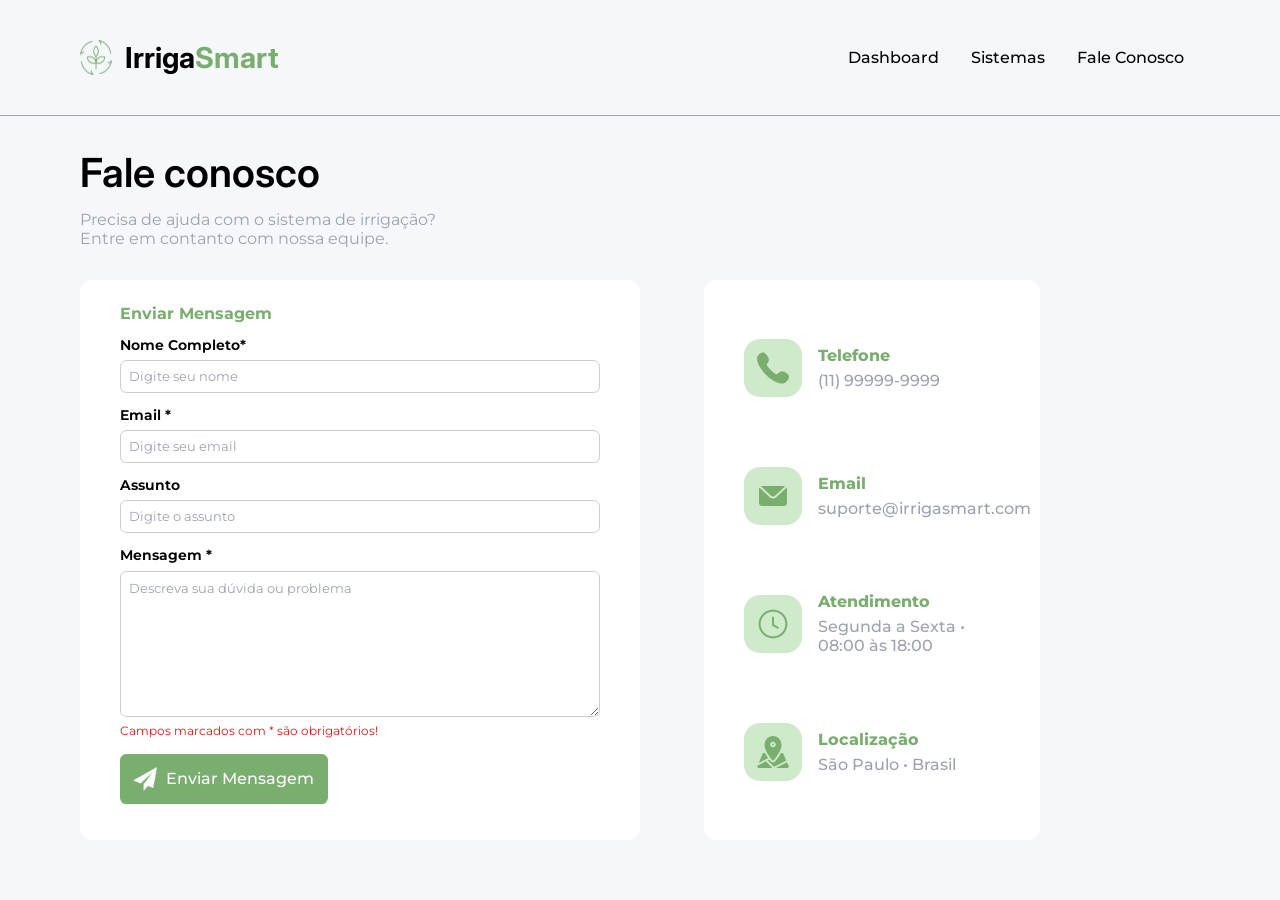
<file: fale-conosco.html>
<!DOCTYPE html>
<html lang="en">
<head>
    <meta charset="UTF-8">
    <meta name="viewport" content="width=device-width, initial-scale=1.0">
    <title>Fale Conosco</title>
    <link rel="stylesheet" href="./styles/style.css">
    <link rel="preconnect" href="https://fonts.googleapis.com">
    <link rel="preconnect" href="https://fonts.gstatic.com" crossorigin>
    <link href="https://fonts.googleapis.com/css2?family=Inter:ital,opsz,wght@0,14..32,100..900;1,14..32,100..900&family=Montserrat:ital,wght@0,100..900;1,100..900&display=swap" rel="stylesheet">
</head>
<body>
    <div class="container">
        <nav class="sidebar">
      <div class="sidebar__titulo">
        <img src="./asserts/dashboard/plantar.png" alt="Icone do titulo">
        <h1>Irriga<span class="destaque">Smart</span></h1>
      </div>

      <div class="sidebar__nav">
        <a href="index.html">Dashboard</a>
        <a href="sistemas.html">Sistemas</a>
        <a href="fale-conosco.html">Fale Conosco</a>
      </div>
    </nav>

    <section id="fale-conosco" class="aba">
          <div class="fale-conosco__enunciado">
            <h1>Fale conosco</h1>
            <p>
              Precisa de ajuda com o sistema de irrigação?<br>
              Entre em contanto com nossa equipe.
            </p>
          </div>
        
        <div class="fale-conosco__grid">
          <div class="fale-conosco__grid__fbox">
            <h2 class="fale-conosco__grid__fbox-subtitulo">Enviar Mensagem</h2>
            <form class="fale-conosco__grid__formulario" id="form">

              <div class="form-content">
                <label for="nome">Nome Completo*</label>
                <input type="text" id="nome" placeholder="Digite seu nome">
                <span></span>
              </div>
              
              <div class="form-content">
                <label for="email">Email *</label>
                <input type="text" id="email" placeholder="Digite seu email">
                <span></span>
              </div>

              <div class="form-content">
                <label for="assunto">Assunto</label>
                <input type="text" id="assunto" placeholder="Digite o assunto">
              </div>

              <div class="form-content">
                <label for="mensagem">Mensagem *</label>
                <textarea id="mensagem" 
                placeholder="Descreva sua dúvida ou problema"></textarea>
                <span style="padding-bottom: 10px;"></span>
              </div>

              <p class="fale-conosco__grid__fbox-aviso">
                Campos marcados com * são obrigatórios!
              </p>
              
              <button type="submit" class="fale-conosco__grid__fbox-button">
                <img src="./asserts/fale-conosco/enviar.png" alt="Icone de enviar">
                Enviar Mensagem
              </button>

            </form>
          </div>

          <div class="fale-conosco__grid__sbox">
            <ul>
              <li class="grid__sbox__conteudo">
                <img src="./asserts/fale-conosco/telefone.png" alt="icone de telefone">
                <div>
                  <h4 class="grid__sbox__conteudo-subtitulo">Telefone</h4>
                  <p class="grid__sbox__conteudo-texto">(11) 99999-9999</p>
                </div>
              </li>
              <li class="grid__sbox__conteudo">
                <img src="./asserts/fale-conosco/e-mail.png" alt="icone de email">
                <div>
                  <h4 class="grid__sbox__conteudo-subtitulo"> Email</h4>
                  <p class="grid__sbox__conteudo-texto">suporte@irrigasmart.com</p>
                </div>
              </li>
              <li class="grid__sbox__conteudo">
                <img src="./asserts/fale-conosco/relogio.png" alt="icone de relógio">
                <div>
                  <h4 class="grid__sbox__conteudo-subtitulo">Atendimento</h4>
                  <p class="grid__sbox__conteudo-texto">Segunda a Sexta • 08:00 às 18:00</p>
                </div>
              </li>
              <li class="grid__sbox__conteudo">
                <img src="./asserts/fale-conosco/mapa.png" alt="icone de localização">
                <div>
                  <h4 class="grid__sbox__conteudo-subtitulo">Localização</h4>
                  <p class="grid__sbox__conteudo-texto">São Paulo • Brasil</p>
                </div>
              </li>
            </ul>
          </div>
        </div>
        </section>
    </div>

    <script src="./scripts/fale-conosco.js"></script>
</body>
</html>
</file>
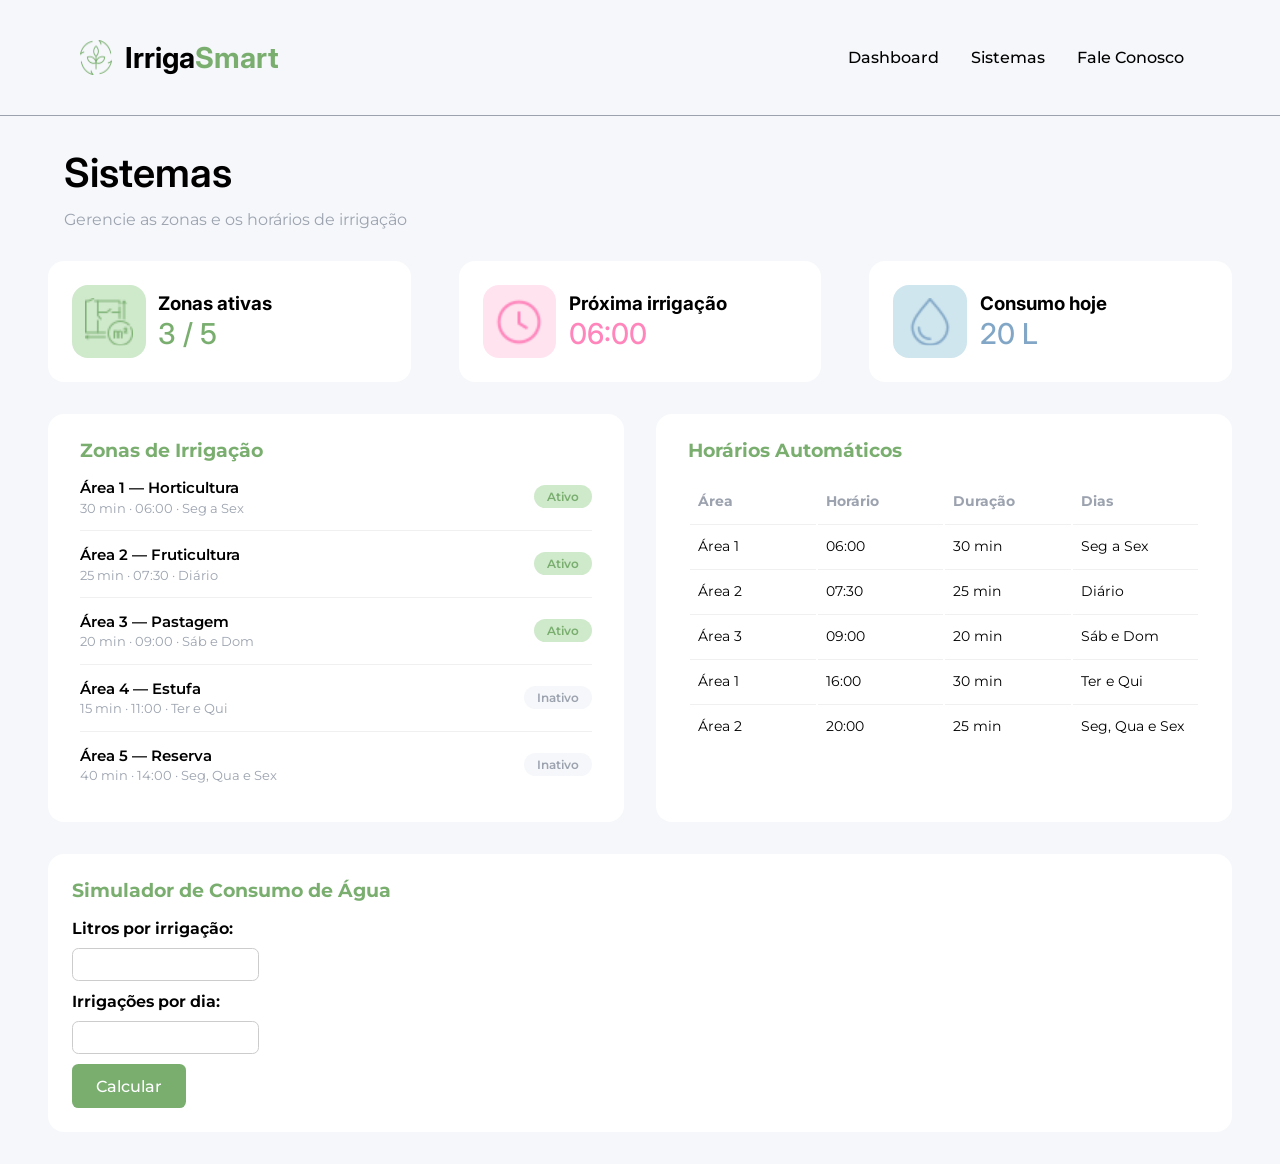
<file: sistemas.html>
<!DOCTYPE html>
<html lang="en">
<head>
    <meta charset="UTF-8">
    <meta name="viewport" content="width=device-width, initial-scale=1.0">
    <title>Sistemas</title>
    <link rel="stylesheet" href="./styles/style.css">
    <link rel="preconnect" href="https://fonts.googleapis.com">
    <link rel="preconnect" href="https://fonts.gstatic.com" crossorigin>
    <link href="https://fonts.googleapis.com/css2?family=Inter:ital,opsz,wght@0,14..32,100..900;1,14..32,100..900&family=Montserrat:ital,wght@0,100..900;1,100..900&display=swap" rel="stylesheet">
</head>

<body>
    <div class="container">
        <nav class="sidebar">
            <div class="sidebar__titulo">
                <img src="./asserts/dashboard/plantar.png" alt="Icone do titulo">
                <h1>Irriga<span class="destaque">Smart</span></h1>
            </div>

            <div class="sidebar__nav">
                <a href="index.html">Dashboard</a>
                <a href="sistemas.html">Sistemas</a>
                <a href="fale-conosco.html">Fale Conosco</a>
            </div>
        </nav>

        <section id="sistemas" class="aba">
          <div class="sistemas__enunciado">
            <h1>Sistemas</h1>
            <p>Gerencie as zonas e os horários de irrigação</p>
          </div>

          <ul class="sistemas__painel__list">
            <li>
              <div class="painel__conteudo">
                <img class="painel__conteudo-icone arquitetura" src="./asserts/dashboard/arquitetura.png" alt="ícone de zonas">
                <div class="painel__conteudo-box">
                  <h3 class="painel__conteudo-descricao">Zonas ativas</h3>
                  <p class="painel__conteudo-texto texto-arquitetura">3 / 5</p>
                </div>
              </div>
            </li>

            <li>
              <div class="painel__conteudo">
                <img class="painel__conteudo-icone relogio" src="./asserts/dashboard/relogio.png" alt="ícone de relógio">
                <div class="painel__conteudo-box">
                  <h3 class="painel__conteudo-descricao">Próxima irrigação</h3>
                  <p class="painel__conteudo-texto texto-relogio">06:00</p>
                </div>
              </div>
            </li>

            <li>
              <div class="painel__conteudo">
                <img class="painel__conteudo-icone agua" src="./asserts/dashboard/agua.png" alt="ícone de água">
                <div class="painel__conteudo-box">
                  <h3 class="painel__conteudo-descricao">Consumo hoje</h3>
                  <p class="painel__conteudo-texto texto-agua">20 L</p>
                </div>
              </div>
            </li>
          </ul>

          <div class="sistemas__grid">
            <div class="sistemas__zonas">
              <h3 class="sistemas__zonas-subtitulo">Zonas de Irrigação</h3>
              <ul class="sistemas__zonas__list">
                <li class="zona__item">
                  <div class="zona__item__info">
                    <h4 class="zona__item-nome">Área 1 — Horticultura</h4>
                    <p class="zona__item-detalhe">30 min · 06:00 · Seg a Sex</p>
                  </div>
                  <span class="zona__item-badge zona__item-badge--ativo">Ativo</span>
                </li>

                <li class="zona__item">
                  <div class="zona__item__info">
                    <h4 class="zona__item-nome">Área 2 — Fruticultura</h4>
                    <p class="zona__item-detalhe">25 min · 07:30 · Diário</p>
                  </div>
                  <span class="zona__item-badge zona__item-badge--ativo">Ativo</span>
                </li>

                <li class="zona__item">
                  <div class="zona__item__info">
                    <h4 class="zona__item-nome">Área 3 — Pastagem</h4>
                    <p class="zona__item-detalhe">20 min · 09:00 · Sáb e Dom</p>
                  </div>
                  <span class="zona__item-badge zona__item-badge--ativo">Ativo</span>
                </li>

                <li class="zona__item">
                  <div class="zona__item__info">
                    <h4 class="zona__item-nome">Área 4 — Estufa</h4>
                    <p class="zona__item-detalhe">15 min · 11:00 · Ter e Qui</p>
                  </div>
                  <span class="zona__item-badge zona__item-badge--inativo">Inativo</span>
                </li>

                <li class="zona__item">
                  <div class="zona__item__info">
                    <h4 class="zona__item-nome">Área 5 — Reserva</h4>
                    <p class="zona__item-detalhe">40 min · 14:00 · Seg, Qua e Sex</p>
                  </div>
                  <span class="zona__item-badge zona__item-badge--inativo">Inativo</span>
                </li>
              </ul>
            </div>

            <div class="sistemas__horarios">
              <h3 class="sistemas__horarios-subtitulo">Horários Automáticos</h3>
              <table class="sistemas__horarios__tabela">
                <thead>
                  <tr>
                    <th>Área</th>
                    <th>Horário</th>
                    <th>Duração</th>
                    <th>Dias</th>
                  </tr>
                </thead>
                <tbody>
                  <tr>
                    <td>Área 1</td>
                    <td>06:00</td>
                    <td>30 min</td>
                    <td>Seg a Sex</td>
                  </tr>
                  <tr>
                    <td>Área 2</td>
                    <td>07:30</td>
                    <td>25 min</td>
                    <td>Diário</td>
                  </tr>
                  <tr>
                    <td>Área 3</td>
                    <td>09:00</td>
                    <td>20 min</td>
                    <td>Sáb e Dom</td>
                  </tr>
                  <tr>
                    <td>Área 1</td>
                    <td>16:00</td>
                    <td>30 min</td>
                    <td>Ter e Qui</td>
                  </tr>
                  <tr>
                    <td>Área 2</td>
                    <td>20:00</td>
                    <td>25 min</td>
                    <td>Seg, Qua e Sex</td>
                  </tr>
                </tbody>
              </table>
            </div>
          </div>

          <section class="simulador">
            <h3>Simulador de Consumo de Água</h3>
            <label for="litros" class="form-text">Litros por irrigação:</label>
            <input type="number" id="litros" min="1" class="form-control">
            <label for="vezes" class="form-text">Irrigações por dia:</label>
            <input type="number" id="vezes" min="1" class="form-control">
            <button id="calcular" class="btn btn-primary">Calcular</button>
            <p id="resultado" class="resultado">bom dia</p>
          </section>
        </section>
    </div>
</body>

<script src="scripts/sistemas.js"></script>
</html>
</file>
<file: styles/style.css>
:root {
  --cor-background: #F5F7FA;
  --cor-cards: #FFFFFF;
  --cor-texto-principal: #000000;
  --cor-texto-secundaria: #9CA3AF;
  --cor-principal: #79AE6F;
  --cor-secundaria: #CFE9CB;
  --cor-azul-principal: #81A6C6;
  --cor-quartenaria: #CFE6EE;
  --cor-icone-relogio: #FF85BB;
  --cor-fundo-relogio: #FFE4F0;
  --cor-aviso: #DB1A1A;

  --fonte-primaria: "Inter", sans-serif, arial;
  --fonte-secundaria: "Montserrat", sans-serif, arial;
}

/* reset e configurações iniciais e da sidebar*/

* {
  margin: 0;
  padding: 0;
}

body {
  background-color: var(--cor-background);
  font-family: var(--fonte-primaria);
}

/* inicio do cs do dashboard */
.sidebar {
  display: flex;
  justify-content: space-between;
  align-items: center;
  padding: 2rem 5rem;
  border-bottom: 1px solid var(--cor-texto-secundaria)
}

.sidebar__titulo {
  display: flex;
}

.sidebar__titulo h1 {
  padding-left: 0.8rem;
  font-size: 1.8rem;
}

.destaque {
  color: var(--cor-principal)
}

.sidebar__nav {
  display: flex;
}

.sidebar__nav a:hover {
  color: var(--cor-principal);
  padding: 0.6rem 0.6rem;
  background-color: var(--cor-secundaria);
  border-radius: 0 1rem 0 1rem;
}

.sidebar a {
  color: var(--cor-texto-principal);
  margin: 0.4rem 0.4rem;
  padding: 0.6rem 0.6rem;
  cursor: pointer;
  font-family: var(--fonte-secundaria);
  font-weight: 500;
  text-decoration: none;
}

/* inicio da estilização do dashboard */

.dashboard__banner {
  height: 22rem;

  background:
    linear-gradient(
      to right,
      rgba(255, 255, 255, 0.95) 0%,
      rgba(255, 255, 255, 0.85) 30%,
      rgba(255, 255, 255, 0.4) 55%,
      rgba(255, 255, 255, 0) 75%
    ),
    url('../asserts/dashboard/banner.png');
  background-size: cover;
  background-position: center;

  display: grid;
  grid-template-columns: 1fr; 
  align-items: center; 
}

.dashboard__banner__conteudo {
  max-width: 500px;
  margin-left: 4rem;
}

.dashboard__banner__conteudo-subtitulo {
  font-size: 2rem;
}

.dashboard__banner__conteudo-texto {
  font-size: 1rem;
  font-weight: 400;
  color: var(--cor-texto-secundaria);
  margin-top: 0.6rem;
}

.dashboard__painel-subtitulo {
  margin: 1.5rem 4rem;
}

.dashboard__painel__list {
  display: grid;
  gap: 3rem;
  margin: 0 3rem;
  grid-template-columns: 1fr 1fr 1fr;
  list-style: none;
}

.dashboard__painel__list li{
  background-color: var(--cor-cards);
  border-radius: 1rem;
}

.painel__conteudo {
  display: flex;
  padding: 1.5rem;
  align-items: center;
}

.painel__conteudo-icone {
  height: 3rem;
  padding: 0.8rem;
  border-radius: 1rem;
}

.arquitetura {
  background-color: var(--cor-secundaria);
}
.relogio {
  background-color: var(--cor-fundo-relogio);
}
.agua {
  background-color: var(--cor-quartenaria);
}

.painel__conteudo-box {
  padding-left: 0.8rem;
}

.painel__conteudo-texto {
  font-weight: 500;
  font-size: 1.8rem;
  margin-top: 0.08rem;
}

.texto-arquitetura {
  color: var(--cor-principal);
}
.texto-relogio {
  color: var(--cor-icone-relogio);
}
.texto-agua {
  color: var(--cor-azul-principal);
}

.dashboard__tabela {
  background-color: var(--cor-cards);
  border-radius: 1rem;
  margin: 2rem 3rem 0 3rem;
  padding: 1rem 0;
}

.dashboard__tabela-subtitulo {
  font-family: var(--fonte-secundaria);
  font-size: 1.2rem;
  font-weight: 700;
  margin: 1rem 2.5rem;
}

.dashboard__tabela table {
  width: 100%;
  table-layout: fixed;
  padding: 0 2rem;
}

.dashboard__tabela th {
  color: var(--cor-texto-secundaria);
}

.dashboard__tabela th, 
.dashboard__tabela td {
  padding: 12px;
  text-align: left;
  word-wrap: break-word;
}

.dashboard__tabela table tbody td {
  border-top: 1px solid #f0f0f0;
}
/* término do css do dashboard */

/* inicio do css do sistemas */
.sistemas__enunciado {
  margin: 2rem 4rem;
}

.sistemas__enunciado h1 {
  font-size: 2.5rem;
  font-weight: 600;
}

.sistemas__enunciado p {
  color: var(--cor-texto-secundaria);
  font-family: var(--fonte-secundaria);
  font-size: 1rem;
  font-weight: 400;
  padding-top: 0.8rem;
}

.sistemas__painel__list {
  display: grid;
  gap: 3rem;
  margin: 0 3rem;
  grid-template-columns: 1fr 1fr 1fr;
  list-style: none;
}

.sistemas__painel__list li {
  background-color: var(--cor-cards);
  border-radius: 1rem;
}

.sistemas__grid {
  display: grid;
  grid-template-columns: 1fr 1fr;
  gap: 2rem;
  margin: 2rem 3rem;
}

.sistemas__zonas {
  background-color: var(--cor-cards);
  border-radius: 1rem;
  padding: 1.5rem 2rem;
}

.sistemas__zonas-subtitulo {
  font-family: var(--fonte-secundaria);
  font-size: 1.2rem;
  font-weight: 700;
  color: var(--cor-principal);
  margin-bottom: 1rem;
}

.sistemas__zonas__list {
  list-style: none;
}

.zona__item {
  display: flex;
  justify-content: space-between;
  align-items: center;
  padding: 0.9rem 0;
  border-top: 1px solid #f0f0f0;
}

.zona__item:first-child {
  border-top: none;
  padding-top: 0;
}

.zona__item-nome {
  font-size: 0.95rem;
  font-weight: 600;
  font-family: var(--fonte-secundaria);
  color: var(--cor-texto-principal);
  margin-bottom: 0.2rem;
}

.zona__item-detalhe {
  font-size: 0.8rem;
  color: var(--cor-texto-secundaria);
  font-family: var(--fonte-secundaria);
}

.zona__item-badge {
  font-size: 0.75rem;
  font-family: var(--fonte-secundaria);
  font-weight: 600;
  padding: 0.25rem 0.8rem;
  border-radius: 2rem;
  white-space: nowrap;
}

.zona__item-badge--ativo {
  background-color: var(--cor-secundaria);
  color: var(--cor-principal);
}

.zona__item-badge--inativo {
  background-color: var(--cor-background);
  color: var(--cor-texto-secundaria);
}

.sistemas__horarios {
  background-color: var(--cor-cards);
  border-radius: 1rem;
  padding: 1.5rem 2rem;
}

.sistemas__horarios-subtitulo {
  font-family: var(--fonte-secundaria);
  font-size: 1.2rem;
  font-weight: 700;
  color: var(--cor-principal);
  margin-bottom: 1rem;
}

.sistemas__horarios__tabela {
  width: 100%;
  table-layout: fixed;
}

.sistemas__horarios__tabela th {
  color: var(--cor-texto-secundaria);
}

.sistemas__horarios__tabela th,
.sistemas__horarios__tabela td {
  padding: 12px 8px;
  text-align: left;
  word-wrap: break-word;
  font-family: var(--fonte-secundaria);
  font-size: 0.9rem;
}

.sistemas__horarios__tabela tbody td {
  border-top: 1px solid #f0f0f0;
}

.simulador{
  background:#fff;
  margin:2rem 3rem;
  padding:1.5rem;
  border-radius:1rem;
}

.simulador h3{
  font-family: var(--fonte-secundaria);
  font-size:1.2rem;
  font-weight:700;
  color:var(--cor-principal);
  margin-bottom:1rem;
}

.form-text{
  font-family: var(--fonte-secundaria);
  font-size:1rem;
  font-weight:650;
  padding-bottom:0.4rem;
  padding-top:0.8rem;
}

.simulador input{
  display:block;
  border-radius: 0.4rem;
  border:1px solid #CCCCCC;
  margin: 10px 0;
  padding: 8px;
}

.simulador button{
  background-color: var(--cor-principal);
  color: var(--cor-cards);
  border-radius: 0.4rem;
  border: none;
  padding: 0.8rem 1.5rem;
  font-family: var(--fonte-secundaria);
  font-size: 1rem;
  font-weight: 500;
}

.simulador button:hover{
  cursor: pointer;
  color: var(--cor-principal);
  background-color: var(--cor-secundaria);
}

.resultado{
  margin-top: 1rem;
  font-family: var(--fonte-secundaria);
  font-size: 1rem;
  font-weight:500;
  color:var(--cor-texto-principal);
  display: none;
}

.resultado.error{
  color:var(--cor-aviso);
  font-size: 0.8rem;
  display: block;
}

.resultado.success{
  display: block;
}

/* término do css do sistemas */

/* inicio do css do fale-conosco */

.fale-conosco__grid {
  display: grid;
  grid-template-columns: 50% 30%;
  margin: 0 5rem;
  gap: 4rem;
}

.fale-conosco__enunciado {
  margin: 2rem 5rem;
}

.fale-conosco__enunciado h1 {
  font-size: 2.5rem;
  font-weight: 600;
}

.fale-conosco__enunciado p {
  color: var(--cor-texto-secundaria);
  font-family: var(--fonte-secundaria);
  font-size: 1rem;
  font-weight: 400;
  padding-top: 0.8rem;
}

.fale-conosco__grid__fbox,
.fale-conosco__grid__sbox {
  padding: 1.5rem 2.5rem;
  border-radius: 0.8rem;
  background-color: var(--cor-cards);
}

.fale-conosco__grid__fbox-subtitulo {
  color: var(--cor-principal);
  font-size: 1rem;
  font-weight: 700;
  font-family: var(--fonte-secundaria);
}

.form-content {
  display: flex;
  flex-direction: column;
}

.fale-conosco__grid__formulario label {
  font-family: var(--fonte-secundaria);
  font-size: 0.9rem;
  font-weight: 650;
  padding-bottom: 0.4rem;
  padding-top: 0.8rem;
}

.form-content input{
  padding: 0.5rem;
  border: 1px solid #CCCCCC;
  border-radius: 0.4rem;
}

.form-content.error input,
.form-content.error textarea {
  border-color: var(--cor-aviso);
}

.form-content span {
  color: var(--cor-aviso);
  font-family: var(--fonte-secundaria);
  font-size: 0.75rem;
  font-weight: 400;
  margin-top: 0.2rem;
  display: none;
}

.form-content.error span{
  display: block;
}


.fale-conosco__grid__formulario input::placeholder {
  font-family: var(--fonte-secundaria);
  color: var(--cor-texto-secundaria);
}

.fale-conosco__grid__fbox textarea {
  height: 8rem;
  padding: 0.5rem;
  border: 1px solid #CCCCCC;
  border-radius: 0.4rem;
  margin-bottom: 0.4rem;
}

.fale-conosco__grid__fbox textarea::placeholder {
  font-family: var(--fonte-secundaria);
  color: var(--cor-texto-secundaria);
}

.fale-conosco__grid__fbox-aviso {
  color: var(--cor-aviso);
  font-family: var(--fonte-secundaria);
  font-size: 0.75rem;
  font-weight: 400;
  margin-bottom: 1rem;
}

.fale-conosco__grid__fbox-button {
  width: 13rem;
  background-color: var(--cor-principal);
  color: var(--cor-cards);
  border-radius: 0.4rem;
  border: none;

  font-family: var(--fonte-secundaria);
  font-size: 1rem;
  font-weight: 500;

  display: flex;
  align-items: center;
  padding: 0.8rem;
}

.fale-conosco__grid__fbox-button:hover {
  cursor: pointer;
}

.fale-conosco__grid__fbox-button img {
  padding-right: 0.6rem;
  height: 1.5rem;
}

.fale-conosco__grid__sbox ul {
  list-style: none;
}

.grid__sbox__conteudo {
  display: flex;
  height: 8rem;
  align-items: center;
}

.grid__sbox__conteudo img {
  background-color: var(--cor-secundaria);
  padding: 0.8rem;
  border-radius: 1rem;
  margin-right: 1rem;
}

.grid__sbox__conteudo-subtitulo {
  font-family: var(--fonte-secundaria);
  font-weight: 750;
  color: var(--cor-principal);
  margin-bottom: 0.4rem;
}

.grid__sbox__conteudo-texto {
  font-family: var(--fonte-secundaria);
  font-weight: 500;
  font-size: 1rem;
  color: var(--cor-texto-secundaria);
}

@media (max-width:768px){
  .sidebar{
    flex-direction:column;
    padding:1rem;
    gap:1rem;
  }
  .sidebar__nav{
    flex-wrap:wrap;
    justify-content:center;
  }
  .dashboard__painel__list,
  .sistemas__painel__list{
    grid-template-columns:1fr;
    margin:1rem;
  }
  .sistemas__grid{
    grid-template-columns:1fr;
    margin:1rem;
  }
  .dashboard__tabela{
    overflow-x:auto;
  }
}
</file>
